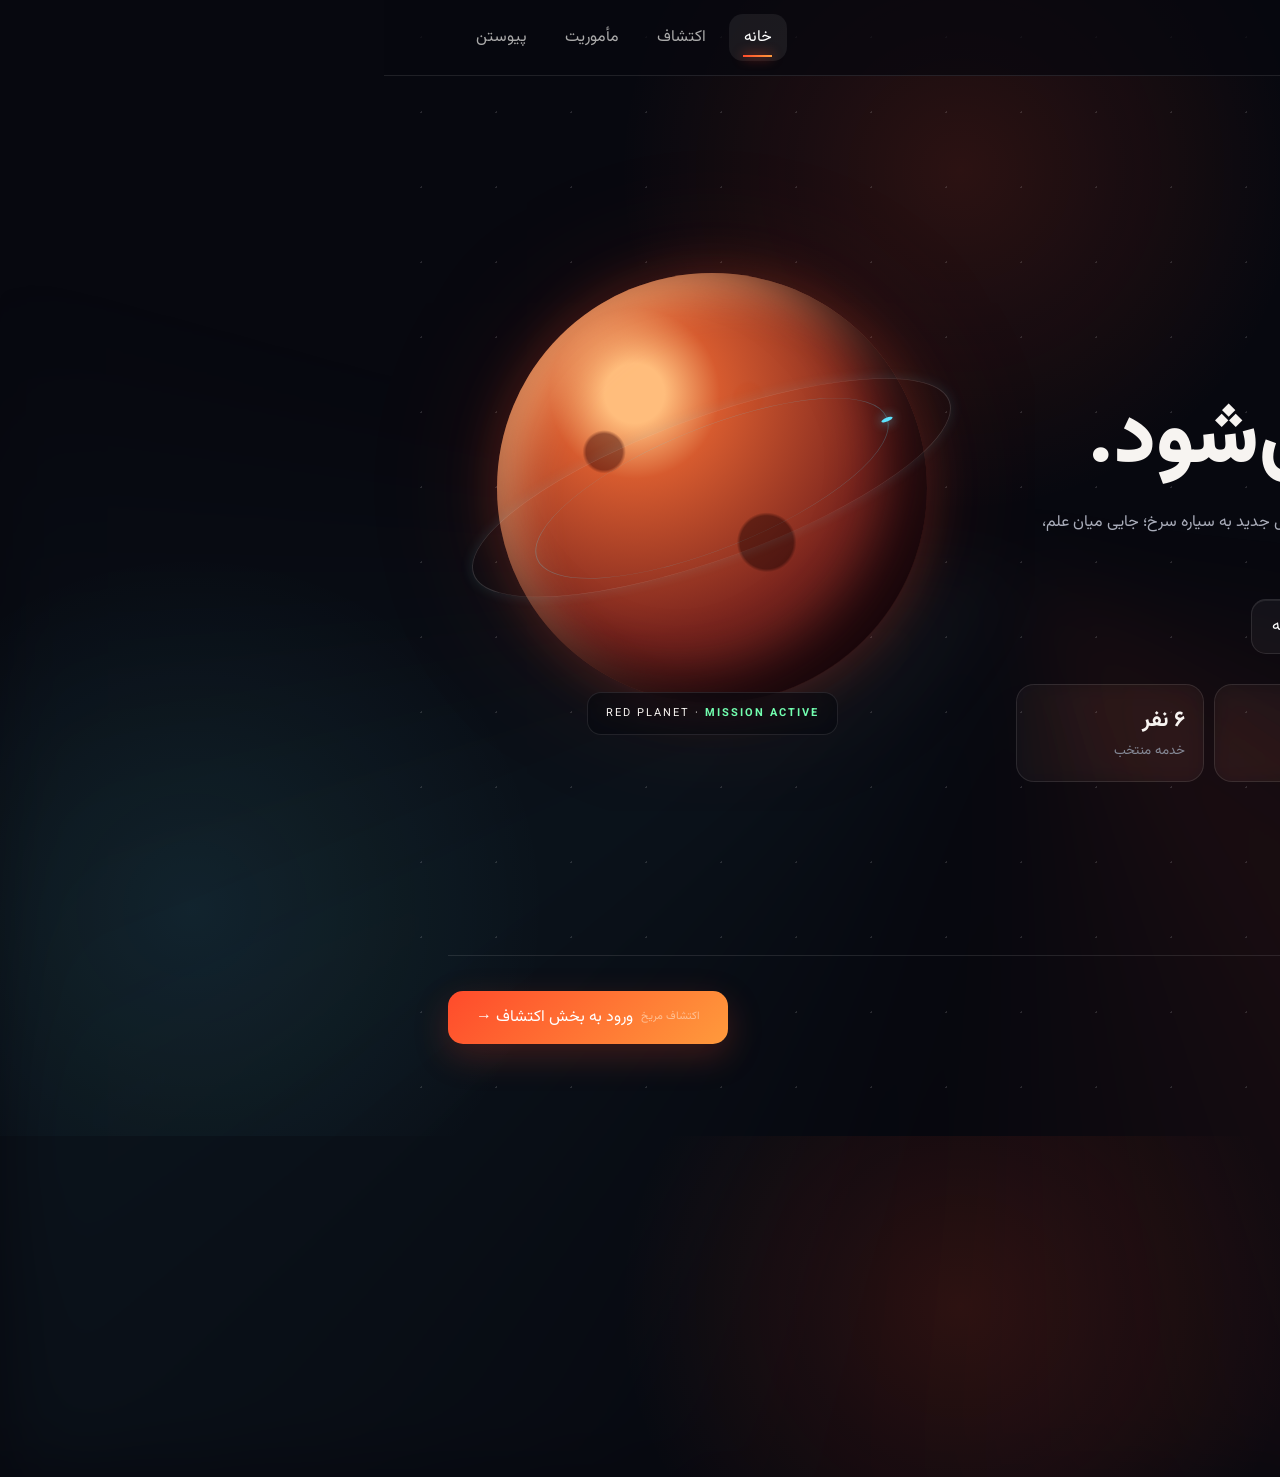
<file: index.html>
<!doctype html><html lang="fa" dir="rtl"><head><meta charset="utf-8"><meta name="viewport" content="width=device-width,initial-scale=1"><title>MARS 2040 | مأموریت مریخ</title><link rel="stylesheet" href="style.css"></head><body><div class="cursor"></div><nav class="nav"><a class="logo" href="index.html">◈ <span>MARS</span> 2040</a><div class="links"><a class="active" href="index.html">خانه</a><a class="" href="explore.html">اکتشاف</a><a class="" href="mission.html">مأموریت</a><a class="" href="join.html">پیوستن</a></div></nav><main><section class="hero"><div class="reveal"><div class="eyebrow">مأموریت بین‌سیاره‌ای · ۲۰۴۰</div><h1>آینده،<span>روی مریخ</span>ساخته می‌شود.</h1><p>یک تجربه تعاملی از نخستین مأموریت پژوهشی نسل جدید به سیاره سرخ؛ جایی میان علم، فناوری و ناشناخته‌ها.</p><div class="actions"><a class="btn primary" href="explore.html">ورود به مأموریت ←</a><a class="btn" href="join.html">ثبت درخواست خدمه</a></div><div class="stats"><div class="stat"><b>۲۰۴۰</b><small>زمان پرتاب</small></div><div class="stat"><b>۱۸ ماه</b><small>مدت مأموریت</small></div><div class="stat"><b>۶ نفر</b><small>خدمه منتخب</small></div></div></div><div class="planet-wrap reveal"><div class="planet"><div class="orbit"><i></i></div></div><div class="planet-label">RED PLANET · <b>MISSION ACTIVE</b></div></div></section></main><div class="next-wrap"><div class="next-label">ورود به مرحله بعد<br><b>اکتشاف مریخ</b></div><a class="btn primary next-btn" href="explore.html"><span>اکتشاف مریخ</span>ورود به بخش اکتشاف →</a></div><footer><div>MARS 2040 · MISSION CONTROL</div></footer><script src="script.js"></script></body></html>
</file>
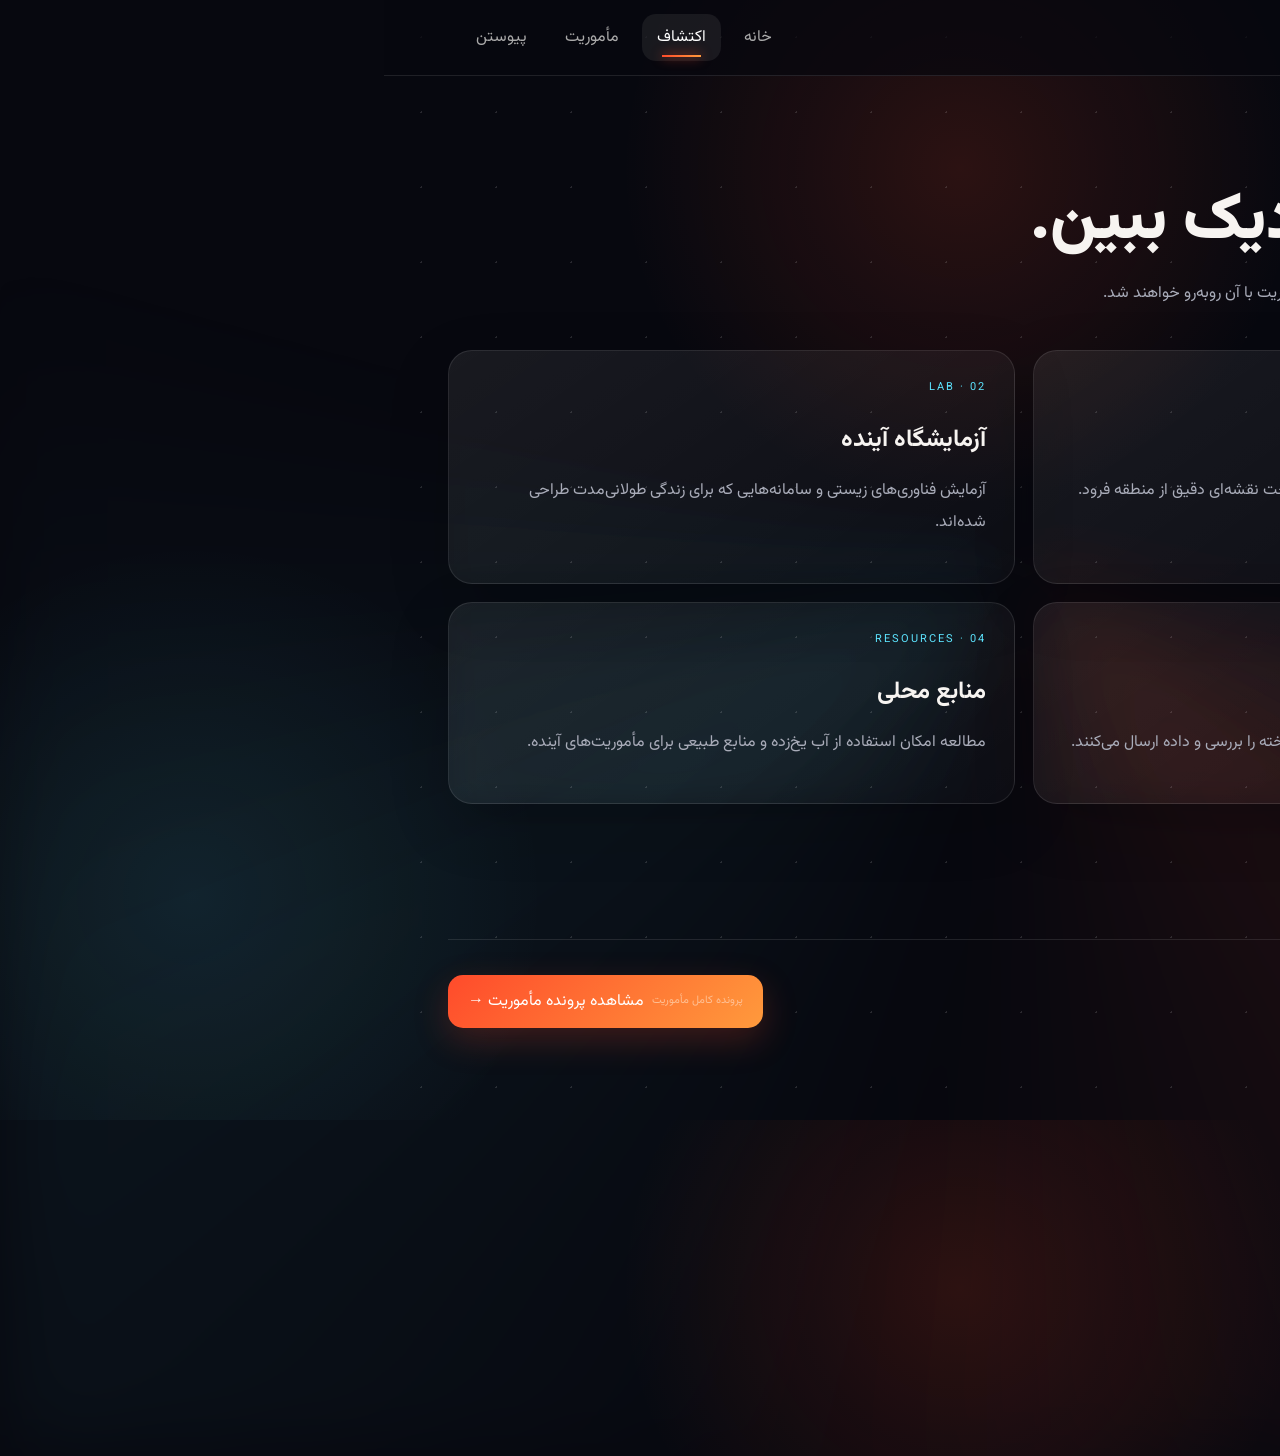
<file: explore.html>
<!doctype html><html lang="fa" dir="rtl"><head><meta charset="utf-8"><meta name="viewport" content="width=device-width,initial-scale=1"><title>اکتشاف | MARS 2040</title><link rel="stylesheet" href="style.css"></head><body><div class="cursor"></div><nav class="nav"><a class="logo" href="index.html">◈ <span>MARS</span> 2040</a><div class="links"><a class="" href="index.html">خانه</a><a class="active" href="explore.html">اکتشاف</a><a class="" href="mission.html">مأموریت</a><a class="" href="join.html">پیوستن</a></div></nav><main><section class="section"><div class="reveal"><div class="eyebrow">THE RED PLANET</div><h1 class="section-title">مریخ را از نزدیک ببین.</h1><p class="muted">چهار بخش کلیدی از تجربه‌ای که خدمه در طول مأموریت با آن روبه‌رو خواهند شد.</p></div><div class="grid"><article class="card reveal"><div class="num">01 · SURFACE</div><h2>سطح مریخ</h2><p class="muted">بررسی خاک، سنگ‌ها و شرایط محیطی برای ساخت نقشه‌ای دقیق از منطقه فرود.</p></article><article class="card reveal"><div class="num">02 · LAB</div><h2>آزمایشگاه آینده</h2><p class="muted">آزمایش فناوری‌های زیستی و سامانه‌هایی که برای زندگی طولانی‌مدت طراحی شده‌اند.</p></article><article class="card reveal"><div class="num">03 · ROVER</div><h2>ربات‌های کاوشگر</h2><p class="muted">کاوشگرهای خودران پیش از خدمه مناطق ناشناخته را بررسی و داده ارسال می‌کنند.</p></article><article class="card reveal"><div class="num">04 · RESOURCES</div><h2>منابع محلی</h2><p class="muted">مطالعه امکان استفاده از آب یخ‌زده و منابع طبیعی برای مأموریت‌های آینده.</p></article></div></section></main><div class="next-wrap"><div class="next-label">مرحله بعد<br><b>پرونده کامل مأموریت</b></div><a class="btn primary next-btn" href="mission.html"><span>پرونده کامل مأموریت</span>مشاهده پرونده مأموریت →</a></div><footer><div>MARS 2040 · MISSION CONTROL</div></footer><script src="script.js"></script></body></html>
</file>
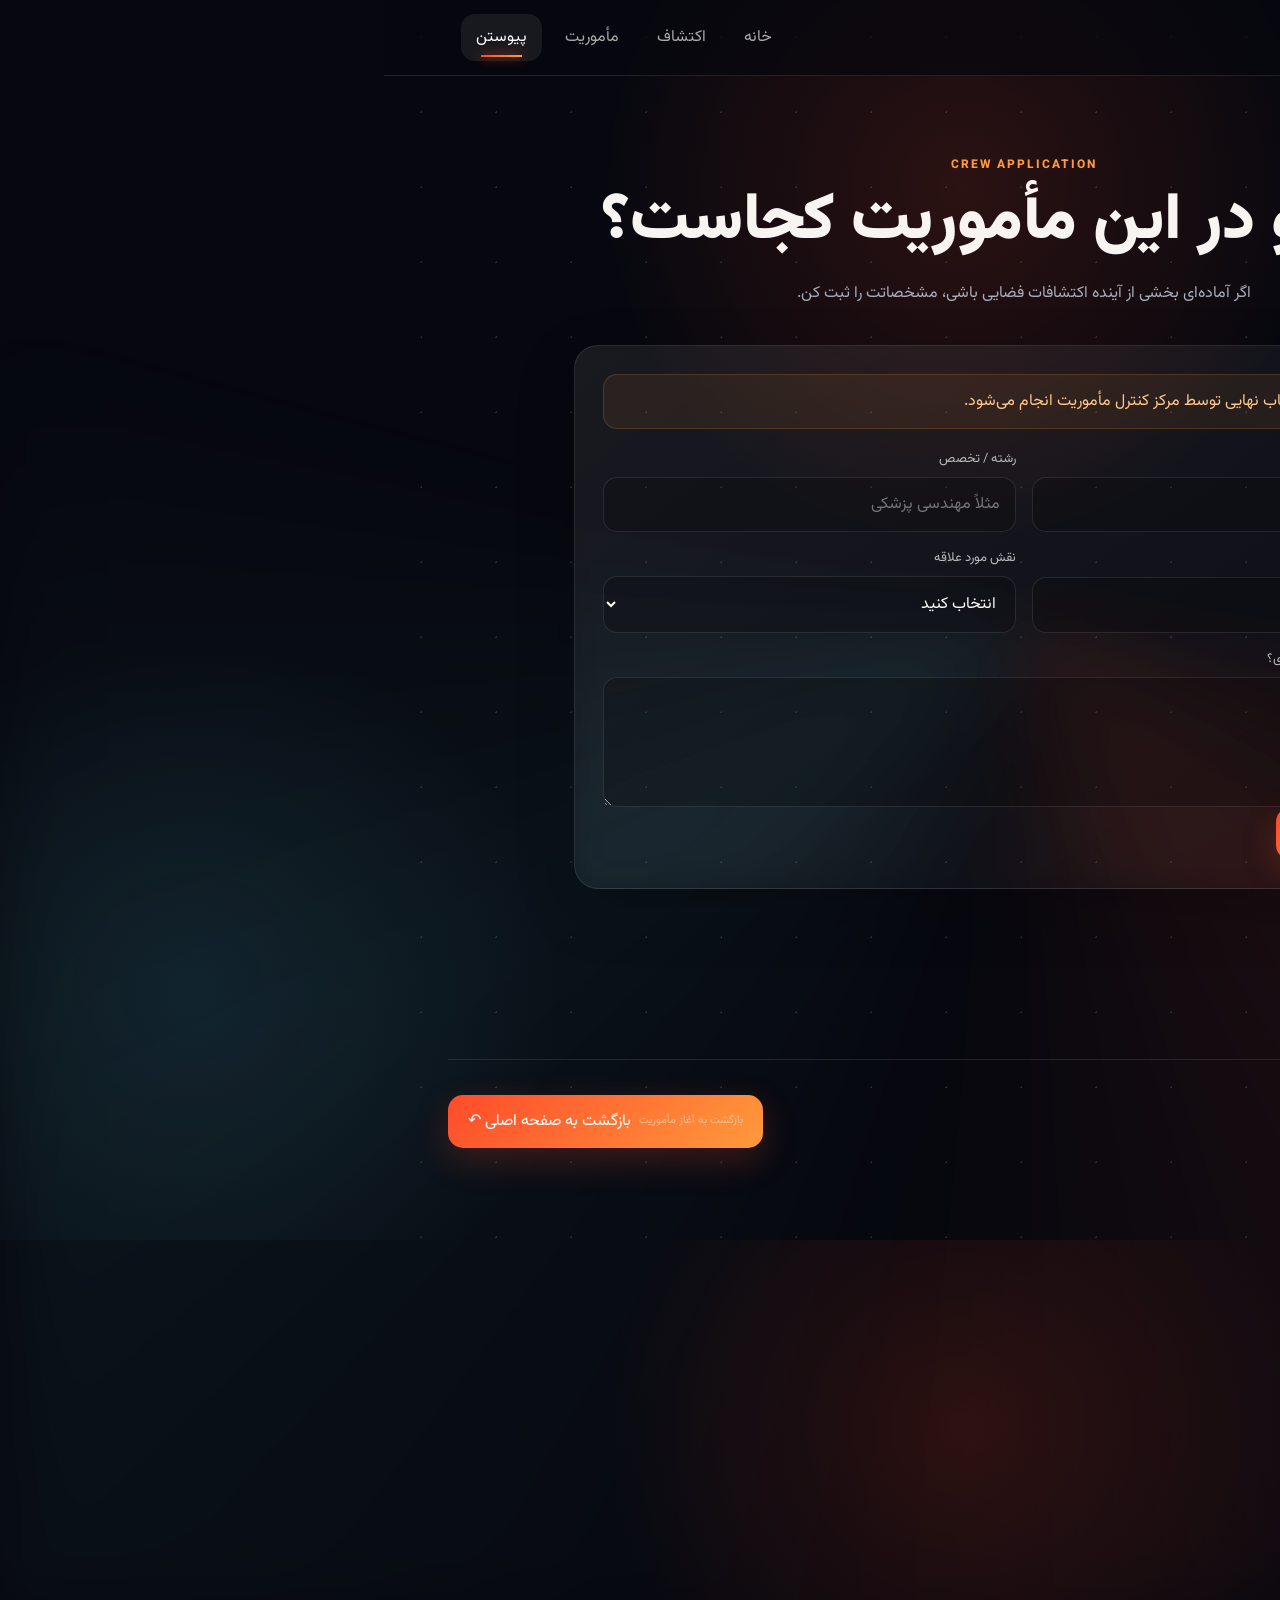
<file: join.html>
<!doctype html><html lang="fa" dir="rtl"><head><meta charset="utf-8"><meta name="viewport" content="width=device-width,initial-scale=1"><title>پیوستن | MARS 2040</title><link rel="stylesheet" href="style.css"></head><body><div class="cursor"></div><nav class="nav"><a class="logo" href="index.html">◈ <span>MARS</span> 2040</a><div class="links"><a class="" href="index.html">خانه</a><a class="" href="explore.html">اکتشاف</a><a class="" href="mission.html">مأموریت</a><a class="active" href="join.html">پیوستن</a></div></nav><main><section class="section"><div class="reveal" style="text-align:center"><div class="eyebrow">CREW APPLICATION</div><h1 class="section-title">جای تو در این مأموریت کجاست؟</h1><p class="muted">اگر آماده‌ای بخشی از آینده اکتشافات فضایی باشی، مشخصاتت را ثبت کن.</p></div><form id="crewForm" class="form reveal"><div class="notice">◉ ظرفیت محدود · انتخاب نهایی توسط مرکز کنترل مأموریت انجام می‌شود.</div><div class="form-grid"><div class="field"><label>نام و نام خانوادگی</label><input required placeholder="مثلاً رومینا ناصری"></div><div class="field"><label>رشته / تخصص</label><input required placeholder="مثلاً مهندسی پزشکی"></div><div class="field"><label>ایمیل</label><input type="email" required placeholder="example@email.com"></div><div class="field"><label>نقش مورد علاقه</label><select required><option value="">انتخاب کنید</option><option>پژوهشگر</option><option>مهندس</option><option>پزشک</option><option>فرمانده مأموریت</option></select></div><div class="field full"><label>چرا می‌خواهی به مأموریت بپیوندی؟</label><textarea required placeholder="انگیزه خود را بنویسید..."></textarea></div></div><button class="btn primary" type="submit">ارسال درخواست · ←</button></form><div class="success card"><div class="eyebrow">APPLICATION RECEIVED</div><h2>درخواستت با موفقیت ثبت شد 🚀</h2><p class="muted">کد پیگیری مأموریت:</p><div class="code"></div><p class="muted">مرکز کنترل پس از بررسی اطلاعات با شما تماس خواهد گرفت.</p></div></section></main><div class="next-wrap"><div class="next-label">پایان مسیر<br><b>بازگشت به آغاز مأموریت</b></div><a class="btn primary next-btn" href="index.html"><span>بازگشت به آغاز مأموریت</span>بازگشت به صفحه اصلی ↶</a></div><footer><div>MARS 2040 · MISSION CONTROL</div></footer><script src="script.js"></script></body></html>
</file>
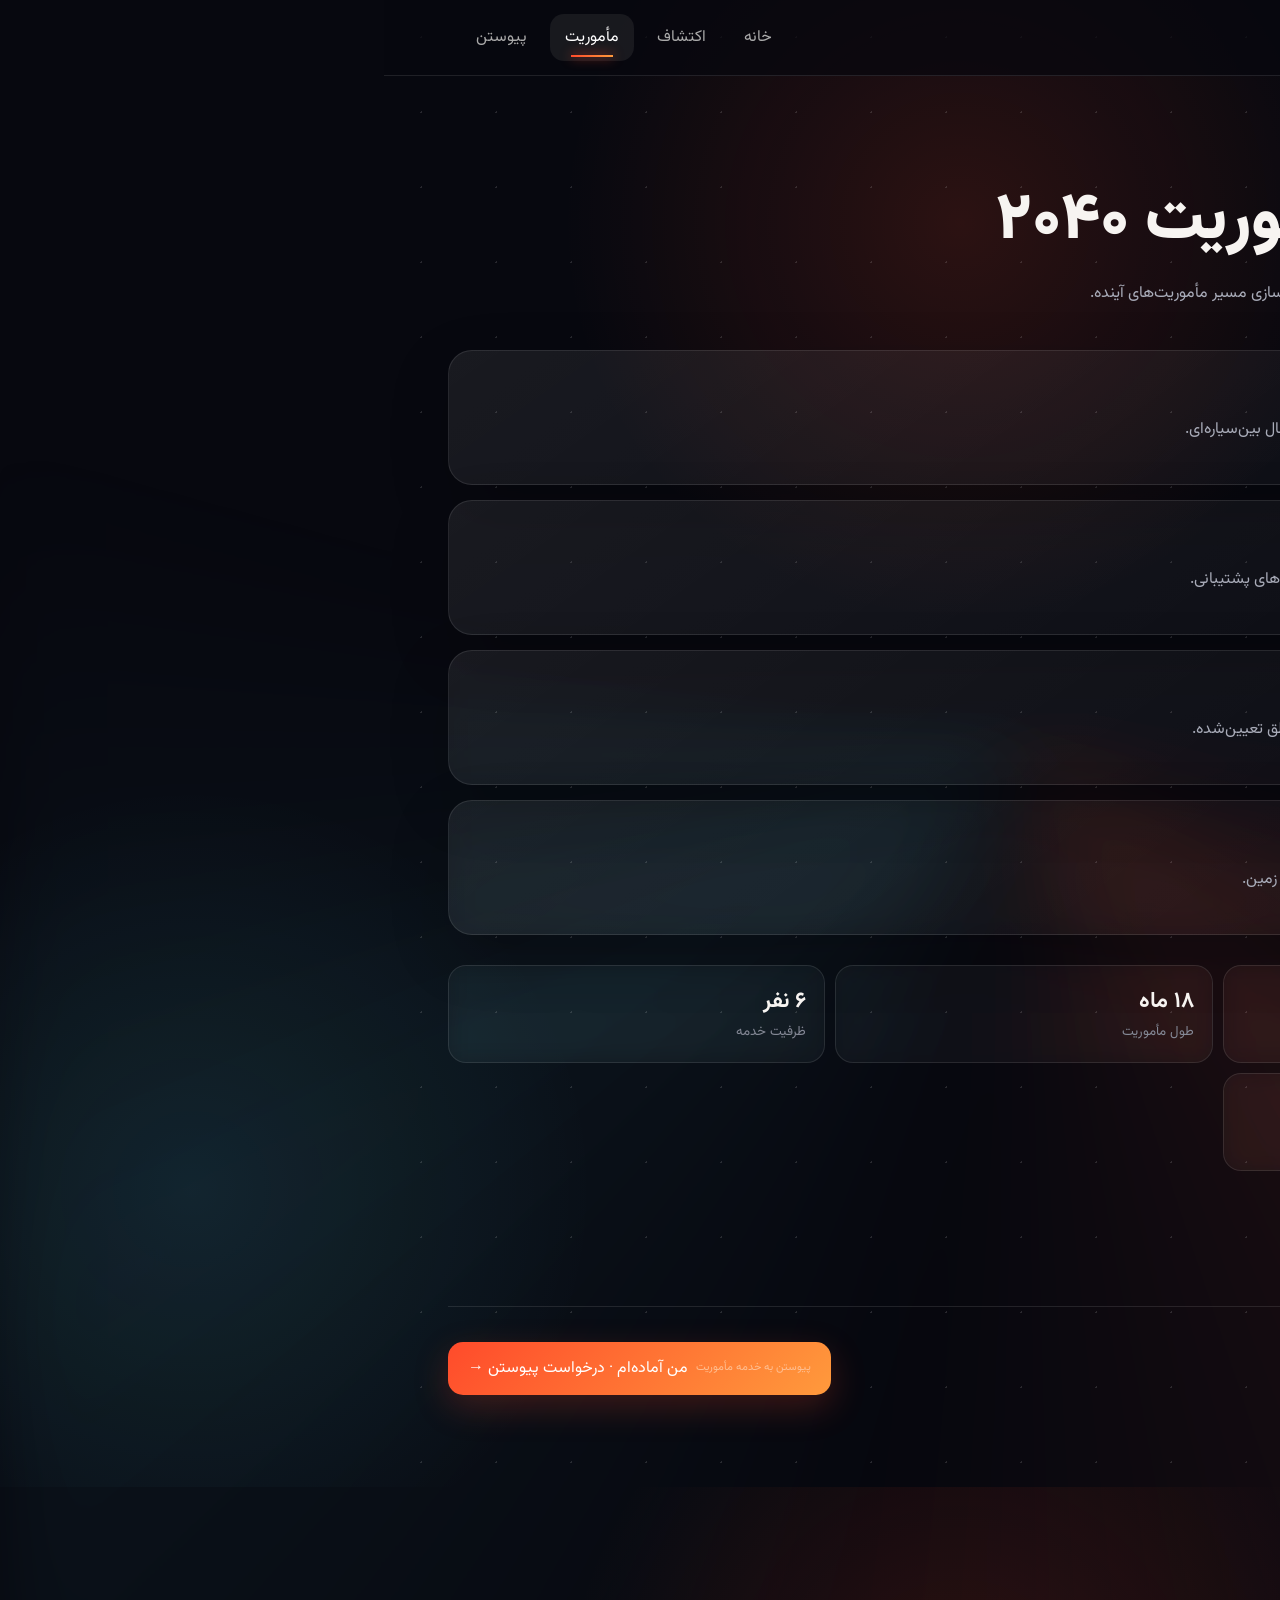
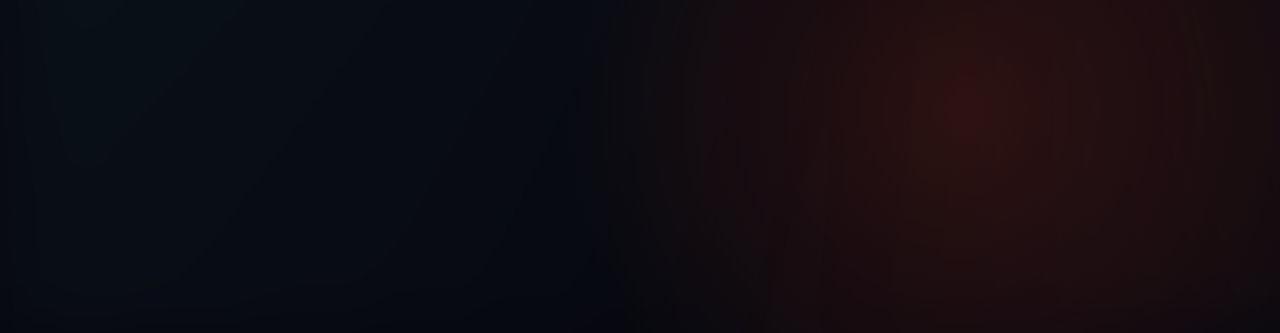
<file: mission.html>
<!doctype html><html lang="fa" dir="rtl"><head><meta charset="utf-8"><meta name="viewport" content="width=device-width,initial-scale=1"><title>مأموریت | MARS 2040</title><link rel="stylesheet" href="style.css"></head><body><div class="cursor"></div><nav class="nav"><a class="logo" href="index.html">◈ <span>MARS</span> 2040</a><div class="links"><a class="" href="index.html">خانه</a><a class="" href="explore.html">اکتشاف</a><a class="active" href="mission.html">مأموریت</a><a class="" href="join.html">پیوستن</a></div></nav><main><section class="section"><div class="reveal"><div class="eyebrow">MISSION DOSSIER</div><h1 class="section-title">پرونده‌ی مأموریت ۲۰۴۰</h1><p class="muted">یک مأموریت ۱۸ ماهه برای پژوهش، آزمایش و آماده‌سازی مسیر مأموریت‌های آینده.</p></div><div class="timeline"><div class="step reveal"><strong>۰۱</strong><div><b>مرحله اول · پرتاب</b><p class="muted">آغاز سفر از زمین و ورود به مسیر انتقال بین‌سیاره‌ای.</p></div></div><div class="step reveal"><strong>۰۲</strong><div><b>مرحله دوم · فرود</b><p class="muted">استقرار در پایگاه و فعال‌سازی سامانه‌های پشتیبانی.</p></div></div><div class="step reveal"><strong>۰۳</strong><div><b>مرحله سوم · اکتشاف</b><p class="muted">جمع‌آوری داده، آزمایش و کاوش مناطق تعیین‌شده.</p></div></div><div class="step reveal"><strong>۰۴</strong><div><b>مرحله نهایی · بازگشت</b><p class="muted">بازگشت نمونه‌ها و داده‌های علمی به زمین.</p></div></div></div><div class="stats reveal"><div class="stat"><b>۲۲۵M</b><small>کیلومتر · فاصله تقریبی</small></div><div class="stat"><b>۱۸ ماه</b><small>طول مأموریت</small></div><div class="stat"><b>۶ نفر</b><small>ظرفیت خدمه</small></div><div class="stat"><b>∞</b><small>ارزش علمی داده‌ها</small></div></div></section></main><div class="next-wrap"><div class="next-label">مرحله نهایی<br><b>پیوستن به خدمه مأموریت</b></div><a class="btn primary next-btn" href="join.html"><span>پیوستن به خدمه مأموریت</span>من آماده‌ام · درخواست پیوستن →</a></div><footer><div>MARS 2040 · MISSION CONTROL</div></footer><script src="script.js"></script></body></html>
</file>
<file: style.css>
@import url('https://fonts.googleapis.com/css2?family=Vazirmatn:wght@400;500;600;700;800;900&display=swap');
:root{--bg:#07080f;--panel:rgba(20,22,34,.68);--line:rgba(255,255,255,.1);--text:#f7f4f1;--muted:#a9acb9;--red:#ff4b2b;--orange:#ff9a3c;--cyan:#5de4ff;--pink:#ff5fa2}
*{box-sizing:border-box}html{scroll-behavior:smooth}body{margin:0;background:radial-gradient(circle at 75% 15%,rgba(255,74,35,.15),transparent 25%),radial-gradient(circle at 15% 80%,rgba(93,228,255,.09),transparent 25%),var(--bg);color:var(--text);font-family:Vazirmatn,sans-serif;overflow-x:hidden}body:before{content:'';position:fixed;inset:0;pointer-events:none;background-image:radial-gradient(#fff 1px,transparent 1px);background-size:75px 75px;opacity:.13;animation:stars 18s linear infinite;z-index:-2}body:after{content:'';position:fixed;inset:-30%;pointer-events:none;background:conic-gradient(from 90deg,transparent,rgba(255,77,39,.08),transparent 28%,rgba(93,228,255,.05),transparent 55%);filter:blur(40px);animation:nebula 20s linear infinite;z-index:-3}.nav{position:sticky;top:0;z-index:50;height:76px;padding:0 6%;display:flex;align-items:center;justify-content:space-between;background:rgba(7,8,15,.72);backdrop-filter:blur(18px);border-bottom:1px solid var(--line)}.logo{color:#fff;text-decoration:none;font-weight:900;letter-spacing:1px;font-size:20px}.logo span{color:var(--red)}.links{display:flex;gap:8px}.links a{position:relative;color:#aaa;text-decoration:none;padding:11px 15px;border-radius:14px;transition:.3s}.links a:hover,.links a.active{color:#fff;background:rgba(255,255,255,.07)}.links a.active:after{content:'';position:absolute;bottom:4px;left:25%;right:25%;height:2px;background:linear-gradient(90deg,var(--red),var(--orange));box-shadow:0 0 12px var(--red)}main{min-height:calc(100vh - 140px)}.hero,.section{width:min(1180px,90%);margin:auto}.hero{min-height:calc(100vh - 76px);display:grid;grid-template-columns:1.05fr .95fr;align-items:center;gap:40px}.eyebrow{font-size:12px;letter-spacing:2px;color:var(--orange);font-weight:800;margin-bottom:14px}.hero h1,.section-title{font-size:clamp(42px,7vw,82px);line-height:1.05;margin:0 0 22px;font-weight:900}.hero h1 span{display:block;background:linear-gradient(90deg,#fff,var(--orange),var(--red));-webkit-background-clip:text;color:transparent}.hero p,.muted{color:var(--muted);line-height:2}.actions{display:flex;gap:12px;flex-wrap:wrap;margin:28px 0}.btn{display:inline-flex;align-items:center;justify-content:center;gap:8px;padding:14px 20px;border:1px solid var(--line);border-radius:15px;color:#fff;text-decoration:none;background:rgba(255,255,255,.045);font:inherit;cursor:pointer;transition:.35s;box-shadow:inset 0 1px rgba(255,255,255,.08)}.btn:hover{transform:translateY(-4px);border-color:rgba(255,255,255,.25);box-shadow:0 15px 35px rgba(0,0,0,.3)}.btn.primary{border:0;background:linear-gradient(135deg,var(--red),var(--orange));box-shadow:0 12px 35px rgba(255,75,43,.22)}.stats{display:grid;grid-template-columns:repeat(3,1fr);gap:10px;margin-top:30px}.stat{padding:18px;border:1px solid var(--line);border-radius:18px;background:rgba(255,255,255,.035);backdrop-filter:blur(12px)}.stat b{display:block;font-size:22px}.stat small{color:#858996}.planet-wrap{height:570px;display:grid;place-items:center;position:relative}.planet{width:min(430px,70vw);aspect-ratio:1;border-radius:50%;position:relative;background:radial-gradient(circle at 32% 28%,#ffbd7c 0 7%,#d65b2f 20%,#7b251e 57%,#280b12 100%);box-shadow:inset -35px -25px 55px #17060a, inset 20px 20px 40px rgba(255,210,150,.45),0 0 50px rgba(255,77,39,.25),0 0 150px rgba(255,77,39,.12);animation:float 5s ease-in-out infinite}.planet:before{content:'';position:absolute;inset:8%;border-radius:50%;background:radial-gradient(circle at 20% 40%,rgba(70,15,15,.5) 0 5%,transparent 6%),radial-gradient(circle at 65% 65%,rgba(50,10,10,.5) 0 8%,transparent 9%),radial-gradient(circle at 60% 25%,rgba(255,210,150,.18) 0 4%,transparent 5%);mix-blend-mode:multiply}.planet:after{content:'';position:absolute;inset:-9%;border:1px solid rgba(255,255,255,.15);border-radius:50%;transform:rotate(-20deg) scaleY(.28);box-shadow:0 0 25px rgba(93,228,255,.12)}.orbit{position:absolute;inset:6%;border:1px solid rgba(93,228,255,.25);border-radius:50%;transform:rotate(-22deg) scaleY(.32);animation:spin 9s linear infinite}.orbit i{position:absolute;width:12px;height:12px;border-radius:50%;background:var(--cyan);box-shadow:0 0 18px var(--cyan);top:50%;right:-6px}.planet-label{position:absolute;bottom:38px;padding:12px 18px;border:1px solid var(--line);border-radius:14px;background:rgba(7,8,15,.7);backdrop-filter:blur(12px);font-size:11px;letter-spacing:2px}.planet-label b{color:#72ffb0}.section{padding:80px 0}.section-title{font-size:clamp(38px,6vw,65px)}.grid{display:grid;grid-template-columns:repeat(2,1fr);gap:18px;margin-top:40px}.card,.step,.form{background:linear-gradient(145deg,rgba(255,255,255,.075),rgba(255,255,255,.025));border:1px solid var(--line);border-radius:24px;padding:28px;backdrop-filter:blur(18px);box-shadow:0 20px 60px rgba(0,0,0,.18);transition:.4s}.card:hover{transform:translateY(-8px) rotateX(2deg);border-color:rgba(255,125,75,.28);box-shadow:0 25px 70px rgba(255,60,30,.08)}.num{font-size:11px;letter-spacing:2px;color:var(--cyan);margin-bottom:25px}.card h2{margin:0 0 10px}.timeline{position:relative;display:grid;gap:15px;margin-top:40px}.timeline:before{content:'';position:absolute;right:24px;top:25px;bottom:25px;width:1px;background:linear-gradient(var(--red),var(--cyan),transparent)}.step{display:grid;grid-template-columns:52px 1fr;gap:18px;align-items:start;padding:22px 25px}.step strong{width:48px;height:48px;display:grid;place-items:center;border-radius:50%;background:rgba(255,75,43,.12);color:var(--orange);border:1px solid rgba(255,75,43,.25);z-index:1}.form{max-width:900px;margin:35px auto}.notice{padding:14px 16px;border-radius:14px;background:rgba(255,154,60,.08);border:1px solid rgba(255,154,60,.18);color:#ffc98e;margin-bottom:20px}.form-grid{display:grid;grid-template-columns:1fr 1fr;gap:16px}.field{display:grid;gap:8px}.field.full{grid-column:1/-1}.field label{font-size:13px;color:#bbb}.field input,.field select,.field textarea{width:100%;padding:14px 15px;border:1px solid var(--line);border-radius:14px;background:rgba(0,0,0,.2);color:#fff;outline:none;font:inherit;transition:.3s}.field textarea{min-height:130px;resize:vertical}.field input:focus,.field select:focus,.field textarea:focus{border-color:rgba(255,120,70,.7);box-shadow:0 0 0 4px rgba(255,75,43,.08)}.success{display:none;max-width:650px;margin:25px auto;text-align:center}.code{font-size:30px;font-weight:900;letter-spacing:4px;color:var(--orange);margin:18px 0}.next-wrap{width:min(1180px,90%);margin:55px auto 0;padding-top:35px;border-top:1px solid var(--line);display:flex;justify-content:space-between;gap:15px;align-items:center}.next-label{color:#777;font-size:12px}.next-btn{min-width:280px}.next-btn span{display:block;font-size:11px;color:#ffbf92;margin-bottom:3px}footer{width:90%;max-width:1180px;margin:0 auto;padding:30px 0 45px;color:#555;font-size:11px;letter-spacing:2px}.reveal{opacity:0;transform:translateY(25px);transition:opacity .8s ease,transform .8s ease}.reveal.show{opacity:1;transform:none}@keyframes stars{to{background-position:0 75px}}@keyframes nebula{to{transform:rotate(360deg)}}@keyframes float{50%{transform:translateY(-14px) rotate(1deg)}}@keyframes spin{to{transform:rotate(338deg) scaleY(.32)}}@media(max-width:800px){.nav{height:auto;min-height:68px;gap:8px;flex-wrap:wrap;padding:10px 5%}.links{width:100%;justify-content:center;overflow:auto}.links a{padding:8px 10px;font-size:13px}.hero{grid-template-columns:1fr;text-align:center;padding-top:40px}.actions{justify-content:center}.planet-wrap{height:420px}.grid,.form-grid{grid-template-columns:1fr}.field.full{grid-column:auto}.stats{grid-template-columns:1fr}.next-wrap{flex-direction:column;align-items:stretch;text-align:center}.next-btn{width:100%}.section{padding:55px 0}.hero h1{font-size:48px}.planet{width:300px}}
body{animation:pageIn .7s ease both}.leaving{animation:pageOut .28s ease both}@keyframes pageIn{from{opacity:0;filter:blur(8px);transform:scale(.985)}to{opacity:1;filter:none;transform:none}}@keyframes pageOut{to{opacity:0;filter:blur(8px);transform:scale(1.015)}}
</file>
